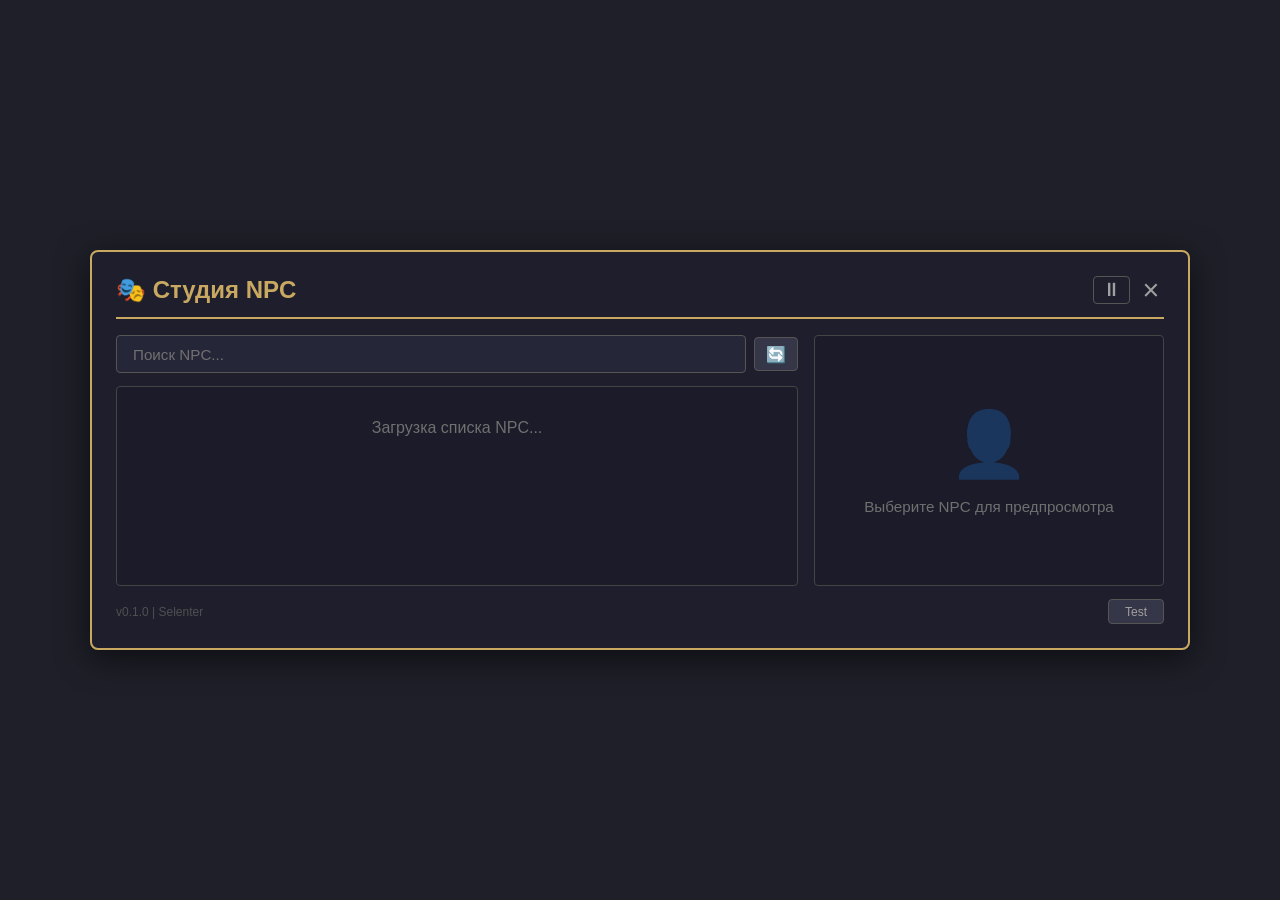
<file: Data/PrismaUI/views/NPCStudio/index.html>
<!DOCTYPE html>
<html lang="ru">
<head>
    <meta charset="UTF-8">
    <title>NPC Studio</title>
    <link rel="stylesheet" href="style.css">
</head>
<body>
    <div id="app">
        <header class="header">
            <h1>🎭 Студия NPC</h1>
            <div class="header-buttons">
                <button id="btn-pause" class="btn-icon" title="Пауза игры">⏸</button>
                <button id="btn-close-x" class="close-x" title="Закрыть">×</button>
            </div>
        </header>
        <main class="main-layout">
            <div class="left-panel">
                <div class="search-box">
                    <input type="text" id="npc-search" placeholder="Поиск NPC..." autocomplete="off">
                    <button id="btn-refresh" class="btn-refresh" title="Обновить список">🔄</button>
                </div>
                <div class="npc-list-container">
                    <ul id="npc-list" class="npc-list">
                        <li class="npc-loading">Загрузка списка NPC...</li>
                    </ul>
                </div>
            </div>
            <div class="right-panel" id="preview-panel">
                <div class="preview-placeholder" id="preview-placeholder">
                    <span class="placeholder-icon">👤</span>
                    <span class="placeholder-text">Выберите NPC для предпросмотра</span>
                </div>
                <div class="preview-content" id="preview-content" style="display: none;">
                    <div class="model-container" id="model-container">
                        <div id="nif-viewer-status" class="nif-viewer-status" style="display: none;"></div>
                        
                        <div id="nif-viewer-placeholder" class="nif-viewer-placeholder">
                            <span class="placeholder-icon">🎲</span>
                            <span>3D превью</span>
                        </div>
                        
                        <img id="nif-viewer-image" class="nif-viewer-image" alt="3D модель" style="display: none;" />
                        
                        <div class="controls-hint">
                            <span>ЛКМ: Вращение</span>
                            <span>Колесо: Масштаб</span>
                        </div>
                        
                        <div class="nif-viewer-controls">
                            <button id="nif-camera-reset" type="button" title="Сброс камеры">⟲</button>
                            <button id="nif-zoom-in" type="button" title="Приблизить">+</button>
                            <button id="nif-zoom-out" type="button" title="Отдалить">−</button>
                        </div>
                    </div>
                    <div class="npc-info">
                        <h2 class="npc-preview-name" id="preview-name"></h2>
                        <div class="npc-detail-row">
                            <span class="detail-label">Editor ID:</span>
                            <span class="detail-value" id="preview-editorid"></span>
                        </div>
                        <div class="npc-detail-row">
                            <span class="detail-label">Form ID:</span>
                            <span class="detail-value" id="preview-formid"></span>
                        </div>
                        <div class="npc-detail-row">
                            <span class="detail-label">Раса:</span>
                            <span class="detail-value" id="preview-race"></span>
                        </div>
                        <div class="npc-detail-row">
                            <span class="detail-label">Пол:</span>
                            <span class="detail-value" id="preview-gender"></span>
                        </div>
                        <div class="npc-detail-row">
                            <span class="detail-label">Уровень:</span>
                            <span class="detail-value" id="preview-level"></span>
                        </div>
                    </div>
                    <div class="preview-actions">
                        <button id="btn-spawn-selected" class="btn-spawn">Заспавнить NPC</button>
                    </div>
                </div>
            </div>
        </main>
        <footer class="footer">
            <span class="version">v0.1.0 | Selenter</span>
            <button id="btn-test" class="btn-test">Test</button>
        </footer>
    </div>
    <script src="script.js"></script>
</body>
</html>
</file>
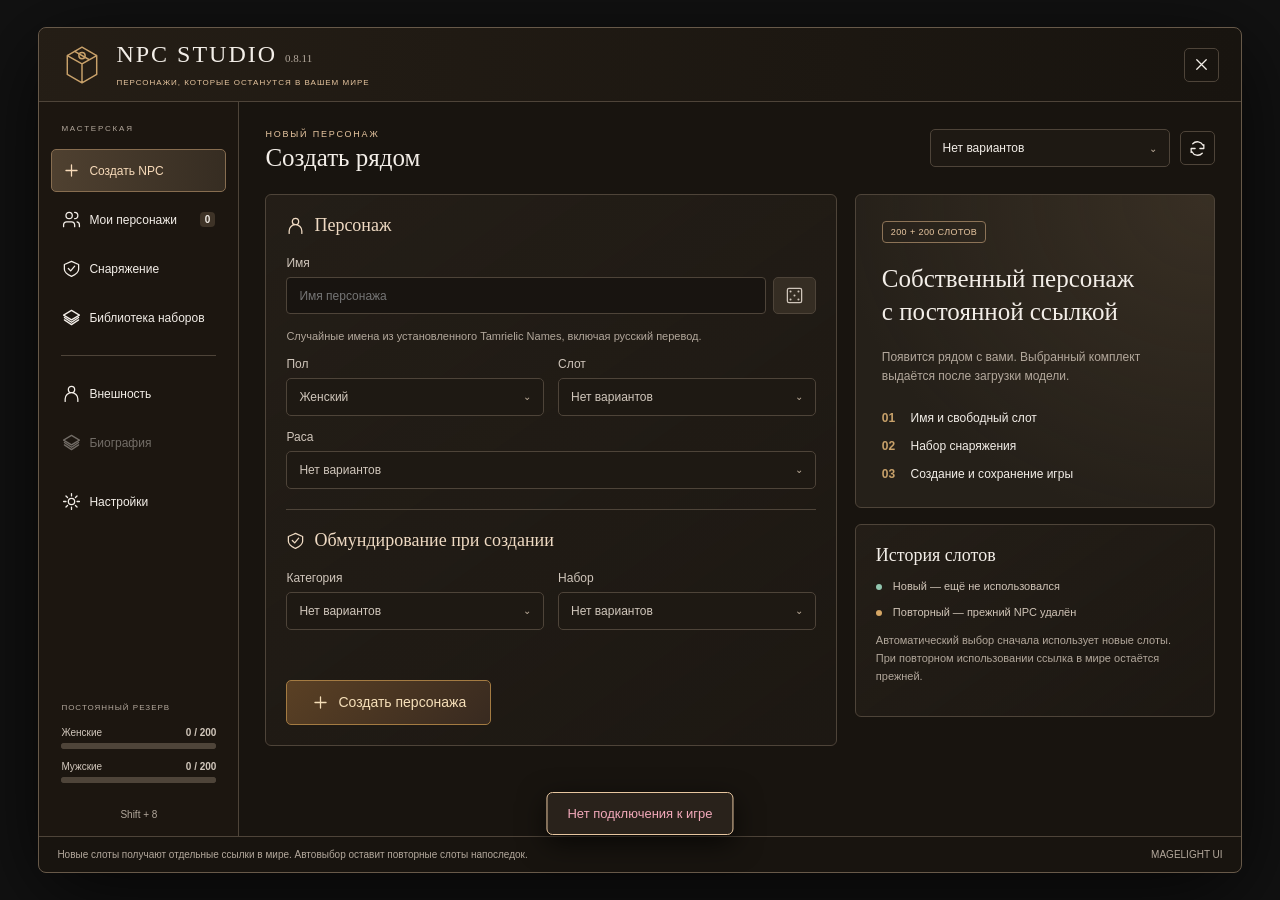
<file: Data/Magelight/NPCStudio/views/studio/index.html>
<!doctype html>
<html lang="ru">
  <head>
    <meta charset="utf-8" />
    <meta name="viewport" content="width=device-width,initial-scale=1" />
    <title>NPCStudio</title>
    <link rel="stylesheet" href="style.css" />
  </head>
  <body>
    <svg class="svg-sprite" aria-hidden="true">
      <symbol id="i-item-armor" viewBox="0 0 24 24"><path d="M5 3 2 8l4 3v10h12V11l4-3-3-5-4 3H9Z" /></symbol>
      <symbol id="i-item-body" viewBox="0 0 24 24"><path d="M5 3 2 8l4 3v10h12V11l4-3-3-5-4 3H9Z" /></symbol>
      <symbol id="i-item-head" viewBox="0 0 24 24"><path d="M4 13V9a8 8 0 0 1 16 0v4l-4-1v8H8v-8Z" /></symbol>
      <symbol id="i-item-hands" viewBox="0 0 24 24"><path d="M8 21 3 13l2-2 3 3V4h3v7-9h3v9-7h3v9-5h3v9l-4 4Z" /></symbol>
      <symbol id="i-item-feet" viewBox="0 0 24 24"><path d="M8 3h8v10l5 4v4H3v-5l5-3Z" /></symbol>
      <symbol id="i-item-shield" viewBox="0 0 24 24"><path d="M12 2 3 6v6c0 5 9 10 9 10s9-5 9-10V6Z" /></symbol>
      <symbol id="i-item-jewelry" viewBox="0 0 24 24"><path d="M12 3a9 9 0 1 0 0 18 9 9 0 0 0 0-18Zm0 4a5 5 0 1 0 0 10 5 5 0 0 0 0-10Z" /></symbol>
      <symbol id="i-item-other" viewBox="0 0 24 24"><path d="m12 2 10 10-10 10L2 12Z" /></symbol>
      <symbol id="i-item-weapon" viewBox="0 0 24 24"><path d="m14 3 7-1-1 7-9 9-5-5ZM3 21l5-5M4 11l9 9" /></symbol>
      <symbol id="i-item-ammo" viewBox="0 0 24 24"><path d="M4 21 20 5m-7 0h7v7M3 15l6 6" /></symbol>
      <symbol id="i-plus" viewBox="0 0 24 24"><path d="M12 5v14M5 12h14" /></symbol>
      <symbol id="i-users" viewBox="0 0 24 24">
        <path
          d="M16 21v-2a4 4 0 0 0-4-4H6a4 4 0 0 0-4 4v2M16 3a4 4 0 0 1 0 8M22 21v-2a4 4 0 0 0-3-3.87M13 7a4 4 0 1 1-8 0 4 4 0 0 1 8 0"
        />
      </symbol>
      <symbol id="i-shield" viewBox="0 0 24 24">
        <path d="M12 3 3 7v6c0 5 9 9 9 9s9-4 9-9V7l-9-4Z M8 12l3 3 5-6" />
      </symbol>
      <symbol id="i-layers" viewBox="0 0 24 24">
        <path d="m12 3 10 6-10 6L2 9l10-6Zm-9 12 9 6 9-6M3 12l9 6 9-6" />
      </symbol>
      <symbol id="i-settings" viewBox="0 0 24 24">
        <path d="M12 8a4 4 0 1 0 0 8 4 4 0 0 0 0-8ZM12 2v3m0 14v3M2 12h3m14 0h3M5 5l2 2m10 10 2 2M5 19l2-2M17 7l2-2" />
      </symbol>
      <symbol id="i-dice" viewBox="0 0 24 24">
        <circle cx="7" cy="7" r="1.3" fill="currentColor" stroke="none" />
        <circle cx="17" cy="7" r="1.3" fill="currentColor" stroke="none" />
        <circle cx="12" cy="12" r="1.3" fill="currentColor" stroke="none" />
        <circle cx="7" cy="17" r="1.3" fill="currentColor" stroke="none" />
        <circle cx="17" cy="17" r="1.3" fill="currentColor" stroke="none" />
        <path d="M5 3h14a2 2 0 0 1 2 2v14a2 2 0 0 1-2 2H5a2 2 0 0 1-2-2V5a2 2 0 0 1 2-2Z" />
      </symbol>
      <symbol id="i-close" viewBox="0 0 24 24"><path d="m6 6 12 12M6 18 18 6" /></symbol>
      <symbol id="i-refresh" viewBox="0 0 24 24">
        <path d="M20 7v5h-5M4 17v-5h5M6 6a8 8 0 0 1 13 2M5 16a8 8 0 0 0 13 2" />
      </symbol>
      <symbol id="i-person" viewBox="0 0 24 24">
        <path d="M12 3a4 4 0 1 1 0 8 4 4 0 0 1 0-8ZM4 22v-3a8 8 0 0 1 16 0v3" />
      </symbol>
      <symbol id="i-arrow" viewBox="0 0 24 24"><path d="M5 12h14m-5-5 5 5-5 5" /></symbol>
      <symbol id="i-trash" viewBox="0 0 24 24"><path d="M3 6h18M9 6V3h6v3M5 6l1 15h12l1-15M10 10v7m4-7v7" /></symbol>
      <symbol id="i-save" viewBox="0 0 24 24"><path d="M4 3h14l3 3v15H3V3h1Zm3 0v6h10V3M7 21v-8h10v8" /></symbol>
    </svg>
    <main class="studio">
      <header>
        <div class="brand">
          <svg class="brand-mark icon" viewBox="0 0 40 40" aria-hidden="true"><path d="M20 3 34 11v18L20 37 6 29V11ZM6 11l14 8 14-8M20 19v18M13 7l14 8"/><circle cx="20" cy="11" r="3"/></svg>
          <div>
            <h1>NPC STUDIO <small>0.8.11</small></h1>
            <span class="eyebrow">ПЕРСОНАЖИ, КОТОРЫЕ ОСТАНУТСЯ В ВАШЕМ МИРЕ</span>
          </div>
        </div>
        <button id="close" class="icon-button" aria-label="Закрыть">
          <svg class="icon" aria-hidden="true"><use href="#i-close" /></svg>
        </button>
      </header>
      <aside class="navigation">
        <span class="nav-label">МАСТЕРСКАЯ</span
        ><button data-tab="create" class="active">
          <svg class="icon" aria-hidden="true"><use href="#i-plus" /></svg> Создать NPC</button
        ><button data-tab="roster">
          <svg class="icon" aria-hidden="true"><use href="#i-users" /></svg> Мои персонажи
          <b id="rosterCount">0</b></button
        ><button data-tab="equipment">
          <svg class="icon" aria-hidden="true"><use href="#i-shield" /></svg> Снаряжение</button
        ><button data-tab="presets">
          <svg class="icon" aria-hidden="true"><use href="#i-layers" /></svg> Библиотека наборов
        </button>
        <div class="nav-divider"></div>
        <button data-tab="appearance">
          <svg class="icon" aria-hidden="true"><use href="#i-person" /></svg> Внешность</button
        ><button disabled title="В разработке">
          <svg class="icon" aria-hidden="true"><use href="#i-layers" /></svg> Биография</button
        ><button data-tab="settings" class="settings-nav">
          <svg class="icon" aria-hidden="true"><use href="#i-settings" /></svg> Настройки
        </button>
        <div class="reserve">
          <span>ПОСТОЯННЫЙ РЕЗЕРВ</span><label>Женские <b id="femaleCount">0 / 200</b></label
          ><progress id="femaleProgress" max="200" value="0"></progress
          ><label>Мужские <b id="maleCount">0 / 200</b></label
          ><progress id="maleProgress" max="200" value="0"></progress>
        </div>
        <span id="hotkeyHint" class="hotkey">Shift + 8</span>
      </aside>
      <div class="workspace">
        <div class="workspace-head">
          <div>
            <span class="eyebrow" id="pageEyebrow">НОВЫЙ ПЕРСОНАЖ</span>
            <h2 id="pageTitle">Создать рядом</h2>
          </div>
          <div class="head-actions">
            <select id="actorPicker" aria-label="Выбранный персонаж"></select
            ><button id="refresh" class="icon-button" title="Обновить">
              <svg class="icon" aria-hidden="true"><use href="#i-refresh" /></svg>
            </button>
          </div>
        </div>
        <p id="notice" class="notice" hidden></p>
        <section id="createPage" class="page">
          <div class="two-columns">
            <form id="createForm" class="card">
              <div class="card-heading">
                <svg class="icon" aria-hidden="true"><use href="#i-person" /></svg>
                <h3>Персонаж</h3>
              </div>
              <label
                >Имя
                <div class="input-action">
                  <input id="newName" required maxlength="80" placeholder="Имя персонажа" autocomplete="off" /><button
                    id="randomName"
                    type="button"
                    title="Случайное имя"
                  >
                    <svg class="icon" aria-hidden="true"><use href="#i-dice" /></svg>
                  </button></div
              ></label>
              <p id="nameSource" class="muted small">
                Случайные имена из установленного Tamrielic Names, включая русский перевод.
              </p>
              <div class="form-grid">
                <label
                  >Пол<select id="sex">
                    <option value="female">Женский</option>
                    <option value="male">Мужской</option>
                  </select></label
                ><label>Слот<select id="slotSelect"></select></label>
              </div>
              <label>Раса<select id="creationRace"></select></label>
              <p id="slotInfo" class="muted small"></p>
              <div class="section-line"></div>
              <div class="card-heading">
                <svg class="icon" aria-hidden="true"><use href="#i-shield" /></svg>
                <h3>Обмундирование при создании</h3>
              </div>
              <div class="form-grid">
                <label>Категория<select id="creationCategory"></select></label
                ><label>Набор<select id="creationPreset"></select></label>
              </div>
              <p id="creationPresetInfo" class="muted small"></p>
              <button id="createButton" type="submit" class="primary">
                <svg class="icon" aria-hidden="true"><use href="#i-plus" /></svg> Создать персонажа
              </button>
            </form>
            <div class="stack">
              <div class="card spawn-summary">
                <span class="badge">200 + 200 СЛОТОВ</span>
                <h3>Собственный персонаж<br />с постоянной ссылкой</h3>
                <p>Появится рядом с вами. Выбранный комплект выдаётся после загрузки модели.</p>
                <div class="steps">
                  <span><b>01</b> Имя и свободный слот</span><span><b>02</b> Набор снаряжения</span
                  ><span><b>03</b> Создание и сохранение игры</span>
                </div>
              </div>
              <div class="card">
                <h3>История слотов</h3>
                <p class="legend"><i class="dot fresh"></i> Новый — ещё не использовался</p>
                <p class="legend"><i class="dot used"></i> Повторный — прежний NPC удалён</p>
                <p class="muted small">
                  Автоматический выбор сначала использует новые слоты. При повторном использовании ссылка в мире
                  остаётся прежней.
                </p>
              </div>
            </div>
          </div>
        </section>
        <section id="rosterPage" class="page" hidden>
          <div class="roster-layout">
            <div class="card">
              <input id="search" type="search" placeholder="Поиск персонажей…" aria-label="Поиск NPC" />
              <div id="list" class="roster-list"></div>
              <p id="empty" class="muted">Персонажей пока нет.</p>
            </div>
            <div class="card model-card">
              <div class="card-heading">
                <svg class="icon"><use href="#i-person" /></svg>
                <h3>3D-превью</h3>
                <button id="previewRefresh" class="icon-button" title="Обновить модель">
                  <svg class="icon"><use href="#i-refresh" /></svg>
                </button>
              </div>
              <div id="previewViewport" class="preview-viewport">
                <img id="previewImage" alt="3D-превью персонажа" draggable="false" hidden />
                <div id="previewEmpty" class="preview-empty">
                  <svg class="icon"><use href="#i-person" /></svg>
                  <p>Выберите персонажа для просмотра</p>
                </div>
              </div>
              <p id="previewStatus" class="muted small"></p>
              <div class="preview-controls">
                <label>Поворот<input id="previewYaw" type="range" min="-180" max="180" value="0" /></label
                ><label>Масштаб<input id="previewZoom" type="range" min="0.25" max="4" step="0.1" value="1" /></label>
              </div>
              <label
                >Освещение<select id="previewLight">
                  <option value="studio">Студия</option>
                  <option value="daylight">Дневной свет</option>
                  <option value="hearth">У очага</option>
                  <option value="torchlight">Факел</option>
                  <option value="moonlight">Лунный свет</option>
                  <option value="here">Как в игре</option>
                </select></label
              >
              <p class="muted small">
                Перетащите модель для поворота. Обновите превью после смены одежды. Студийный свет отличается от
                игрового.
              </p>
            </div>
            <div class="card inspector">
              <div class="card-heading">
                <svg class="icon" aria-hidden="true"><use href="#i-person" /></svg>
                <h3 id="selectedName">Выберите персонажа</h3>
                <span id="slotBadge" class="badge"></span>
              </div>
              <div id="properties" hidden>
                <label
                  >Имя
                  <div class="input-action">
                    <input id="editName" maxlength="80" /><button
                      id="randomExistingName"
                      title="Предложить случайное имя"
                    >
                      <svg class="icon" aria-hidden="true"><use href="#i-dice" /></svg>
                    </button></div></label
                ><button id="rename">Сохранить имя</button>
                <div class="facts">
                  <span>Раса</span><b id="race"></b><span>Ссылка</span><code id="reference"></code><span>Состояние</span
                  ><b id="status"></b>
                </div>
                <label>Изменить расу<select id="editRace"></select></label><button id="setRace">Применить расу</button>
                <p class="muted small">
                  Смена расы пересобирает голову и тело. Сохраните отдельную копию игры перед изменением внешности.
                </p>
                <p id="actorWarning" class="muted small"></p>
                <div class="action-grid">
                  <button id="summon">Призвать</button><button id="teleport">Перейти к NPC</button
                  ><button id="park">Скрыть из мира</button><button id="openEquipment">Снаряжение</button>
                </div>
                <button id="deleteNpc" class="danger">
                  <svg class="icon" aria-hidden="true"><use href="#i-trash" /></svg> Удалить NPC
                </button>
                <div id="deleteConfirmation" class="delete-confirmation" hidden>
                  <p id="deleteQuestion"></p>
                  <p class="small">Данные NPC и его вещи удалятся. Слот будет помечен как использованный.</p>
                  <button id="confirmDelete" class="danger">Удалить и очистить</button
                  ><button id="cancelDelete">Отмена</button>
                </div>
              </div>
            </div>
          </div>
        </section>
        <section id="equipmentPage" class="page" hidden>
          <p id="equipmentEmpty" class="empty-card">Выберите NPC в верхнем списке или во вкладке «Мои персонажи».</p>
          <div id="equipmentContent" class="equipment-layout" hidden>
            <div class="card">
              <div class="card-heading">
                <svg class="icon" aria-hidden="true"><use href="#i-shield" /></svg>
                <h3>Инвентарь</h3>
                <button id="equipmentRefresh" class="icon-button" title="Проверить">
                  <svg class="icon" aria-hidden="true"><use href="#i-refresh" /></svg>
                </button>
              </div>
              <p id="equipmentAudit" class="muted small"></p>
              <div class="replace-loadout">
                <label>Набор снаряжения<select id="inventoryPreset"></select></label>
                <button id="replaceLoadout" class="primary">Сменить экипировку</button>
              </div>
              <p class="muted small">Старое снаряжение останется в инвентаре. Из нового набора будут выданы недостающие вещи.</p>
              <div id="equipmentInventory" class="item-list"></div>
            </div>
            <div class="card">
              <div class="card-heading">
                <svg class="icon" aria-hidden="true"><use href="#i-layers" /></svg>
                <h3>Каталог предметов</h3>
              </div>
              <form id="equipmentSearchForm" class="catalog-search">
                <select id="equipmentKind" aria-label="Тип"><option value="all">Все</option>
                  <option value="armor">Одежда и броня</option>
                  <option value="weapon">Оружие</option>
                  <option value="ammo">Стрелы и болты</option></select>
                <select id="equipmentCategory" aria-label="Категория предмета">
                  <option value="">Все типы</option><option value="head">Голова</option>
                  <option value="body">Тело</option><option value="hands">Руки</option>
                  <option value="feet">Ноги</option><option value="shield">Щиты</option>
                  <option value="jewelry">Украшения</option><option value="other">Прочая броня</option>
                  <option value="weapon">Оружие</option><option value="ammo">Стрелы и болты</option>
                </select><input
                  id="equipmentQuery"
                  placeholder="Название или плагин"
                  maxlength="80"
                  aria-label="Поиск предметов"
                /><button type="submit">Найти</button>
              </form>
              <p id="equipmentMatches" class="muted small"></p>
              <div id="equipmentCatalog" class="item-list"></div>
            </div>
          </div>
        </section>
        <section id="presetsPage" class="page" hidden>
          <div class="library-toolbar">
            <label>Категория<select id="presetCategory"></select></label
            ><label>Набор<select id="equipmentPreset"></select></label
            ><button id="applyPreset" class="primary">Выдать и надеть</button>
          </div>
          <p id="presetDescription" class="muted small"></p>
          <div id="presetCards" class="preset-grid"></div>
          <div class="two-columns">
            <div class="card">
              <div class="card-heading">
                <svg class="icon" aria-hidden="true"><use href="#i-save" /></svg>
                <h3>Редактор набора</h3>
              </div>
              <p class="muted small">Добавляйте предметы из каталога и изменяйте их количество.</p>
              <div class="form-grid">
                <label>Название<input id="presetName" maxlength="80" placeholder="Мой комплект" /></label
                ><label>Категория<select id="saveCategory"></select></label>
              </div>
              <button id="savePreset">Сохранить набор</button>
            </div>
            <div class="card">
              <div class="card-heading">
                <svg class="icon" aria-hidden="true"><use href="#i-layers" /></svg>
                <h3>Своя категория</h3>
              </div>
              <label>Название<input id="categoryName" maxlength="80" placeholder="Например, мой отряд" /></label
              ><button id="addCategory">Создать категорию</button>
            </div>
          </div>
        </section>
        <section id="appearancePage" class="page" hidden>
          <div class="appearance-layout">
          <div class="card model-card appearance-preview">
            <div class="card-heading">
              <h3>3D-превью</h3>
              <div class="appearance-camera" role="group" aria-label="Кадрирование">
                <button type="button" id="lookFull" aria-pressed="true">Весь рост</button>
                <button type="button" id="lookFace" aria-pressed="false">Лицо</button>
              </div>
            </div>
            <div id="appearanceViewport" class="preview-viewport">
              <img id="appearanceImage" alt="3D-превью" draggable="false" hidden />
            </div>
            <p id="appearancePreviewStatus" class="muted small" role="status"></p>
            <div class="preview-controls">
              <input id="appearanceYaw" type="range" min="-180" max="180" value="0" />
              <input id="appearanceZoom" type="range" min="0.25" max="4" step="0.05" value="1" />
            </div>
          </div>
          <div class="card appearance-card">
            <div class="card-heading">
              <svg class="icon" aria-hidden="true"><use href="#i-person" /></svg>
              <h3 id="appearanceName"></h3>
              <button id="appearanceRefresh" class="icon-button" title="Проверить">
                <svg class="icon" aria-hidden="true"><use href="#i-refresh" /></svg>
              </button>
            </div>
            <p id="appearanceStatus" class="muted" role="status"></p>
            <div id="appearanceEditor" hidden>
              <div class="appearance-tabs" role="group" aria-label="Категории внешности">
                <button type="button" data-look-tab="hair" aria-pressed="true">Волосы</button>
                <button type="button" data-look-tab="eyes" aria-pressed="false">Глаза</button>
                <button type="button" data-look-tab="brows" aria-pressed="false">Брови</button>
                <button type="button" data-look-tab="skin" aria-pressed="false">Кожа</button>
                <button type="button" data-look-tab="beard" aria-pressed="false">Борода</button>
                <button type="button" data-look-tab="height" aria-pressed="false">Рост</button>
              </div>
              <div data-look-panel="hair">
              <label for="openHairPicker">Причёска</label>
              <div class="hair-choice">
                <button id="openHairPicker" type="button" aria-haspopup="dialog"></button>
                <div class="hair-slider">
                  <input id="hairStep" type="range" min="0" max="0" value="0" step="1" aria-label="Быстрый выбор причёски" />
                  <span id="hairStepCount" class="muted small" aria-hidden="true"></span>
                </div>
              </div>
              <select id="hairStyle" hidden></select>
              <p id="appearanceHairHint" class="muted small" hidden>Снимите головной убор и обновите редактор.</p>
              <label>Цвет волос<select id="hairColor"></select></label>
              <div id="hairSwatches" class="hair-swatches"></div>
              </div>
              <div id="facePartsEditor" data-look-panel="parts" hidden>
                <select id="eyes" hidden aria-label="Глаза"></select>
                <select id="brows" hidden aria-label="Брови"></select>
                <select id="beard" hidden aria-label="Борода"></select>
                <p id="faceChoiceName" class="appearance-choice-title"></p>
                <div class="hair-slider">
                  <input id="faceStep" type="range" min="0" max="0" value="0" step="1" aria-label="Быстрый выбор детали лица" />
                  <output id="faceStepCount" class="muted small"></output>
                </div>
                <input id="faceSearch" type="search" placeholder="Название или плагин" aria-label="Название или плагин" />
                <div id="faceChoices" class="face-choices"></div>
                <p id="faceNoResults" class="muted small" hidden>Нет совпадений</p>
              </div>
              <div data-look-panel="skin" hidden>
                <label for="skinStep">Оттенок кожи</label>
                <p id="skinChoiceName" class="appearance-choice-title"></p>
                <div class="hair-slider">
                  <input id="skinStep" type="range" min="0" max="0" value="0" step="1" />
                  <output id="skinStepCount" class="muted small"></output>
                </div>
                <div id="skinSwatches" class="hair-swatches"></div>
              </div>
              <div class="appearance-height" data-look-panel="height" hidden>
                <label for="npcHeight">Рост</label>
                <div class="hair-slider">
                  <input id="npcHeight" type="range" min="75" max="125" value="100" step="1" />
                  <output id="npcHeightValue" for="npcHeight">100%</output>
                </div>
                <p class="muted small">100% — базовый рост NPC. Изменение применяется ко всему персонажу и сохраняется вместе с игрой.</p>
                <div class="actions">
                  <button id="applyNpcHeight" type="button">Применить рост</button>
                  <button id="resetNpcHeight" type="button">Вернуть к 100%</button>
                </div>
              </div>
              <div class="appearance-commit">
                <p id="appearanceDraftStatus" class="muted small" aria-live="polite"></p>
                <div class="actions">
                  <button id="applyAppearance" class="primary">Применить внешность</button>
                  <button id="cancelAppearance" type="button">Отменить примерку</button>
                </div>
                <p class="muted small">Изменения записываются при сохранении игры.</p>
              </div>
            </div>
          </div>
          </div>
        </section>
        <section id="settingsPage" class="page" hidden>
          <div class="card settings-card">
            <h3>Язык и оформление</h3>
            <p class="muted small">
              При первом запуске используется язык Windows. Ваш выбор сохраняется для всех сохранений.
            </p>
            <div class="form-grid">
              <label
                >Язык<select id="language">
                  <option value="ru">Русский</option>
                  <option value="en">English</option>
                </select></label
              ><label
                >Палитра<select id="theme">
                  <option value="amethyst">Аметист</option>
                  <option value="emerald">Изумруд</option>
                  <option value="sapphire">Сапфир</option>
                  <option value="ember">Тлеющий янтарь</option>
                </select></label
              >
            </div>
            <div class="card-heading">
              <svg class="icon" aria-hidden="true"><use href="#i-settings" /></svg>
              <h3>Открытие интерфейса</h3>
            </div>
            <p class="muted">По умолчанию Shift + 8. Настройки общие для сохранений текущей установки мода.</p>
            <label>Основная клавиша<select id="hotkeyKey"></select></label><label>Модификаторы</label>
            <div class="modifier-options">
              <label><input type="checkbox" id="modifierShift" /> Shift</label
              ><label><input type="checkbox" id="modifierCtrl" /> Ctrl</label
              ><label><input type="checkbox" id="modifierAlt" /> Alt</label>
            </div>
            <p id="hotkeyPreview" class="badge"></p>
            <div class="actions">
              <button id="saveSettings" class="primary">Сохранить настройки</button
              ><button id="resetSettings">По умолчанию</button>
            </div>
            <p class="muted small">Esc закрывает меню. Сочетание действует в игровом мире при закрытых игровых меню.</p>
          </div>
        </section>
      </div>
      <footer>
        <span id="tip"></span><span id="message" class="toast" role="status" hidden></span
        ><span id="runtimeLabel">MAGELIGHT UI</span>
      </footer>
    </main>
    <aside id="itemPreviewPanel" class="item-preview-panel card" hidden>
      <div class="card-heading"><h3 id="itemPreviewName"></h3><button id="itemPreviewClose" class="icon-button" title="Закрыть">×</button></div>
      <div id="itemPreviewViewport" class="preview-viewport"><img id="itemPreviewImage" alt="3D-превью предмета" draggable="false" hidden /></div>
      <p id="itemPreviewStatus" class="muted small"></p>
      <div class="preview-controls">
        <label>Поворот<input id="itemPreviewYaw" type="range" min="-180" max="180" value="0" /></label>
        <label>Масштаб<input id="itemPreviewZoom" type="range" min="0.25" max="4" step="0.1" value="1" /></label>
      </div>
    </aside>
    <dialog id="hairPicker" class="hair-picker">
      <div class="card-heading">
        <h3>Причёски</h3>
        <button id="closeHairPicker" class="icon-button" title="Закрыть">×</button>
      </div>
      <input id="hairSearch" type="search" placeholder="Причёска или плагин" aria-label="Поиск причёсок" />
      <p id="hairMatches" class="muted small"></p>
      <div id="hairGrid" class="hair-grid"></div>
    </dialog>
    <script src="i18n.js"></script>
    <script src="appearance.js"></script>
    <script src="script.js"></script>
  <script src="presets.js"></script>
</body>
</html>
</file>
<file: Data/PrismaUI/views/NPCStudio/style.css>
* {
    margin: 0;
    padding: 0;
    box-sizing: border-box;
}

body {
    font-family: 'Segoe UI', 'Arial', sans-serif;
    background: rgba(20, 20, 30, 0.95);
    color: #e8e8e8;
    min-height: 100vh;
    display: flex;
    justify-content: center;
    align-items: center;
}

#app {
    width: 1100px;
    max-width: 95vw;
    max-height: 85vh;
    background: rgba(30, 30, 45, 0.98);
    border: 2px solid #c9a961;
    border-radius: 8px;
    padding: 1.5rem;
    box-shadow: 0 8px 32px rgba(0, 0, 0, 0.6);
    display: flex;
    flex-direction: column;
}

.header {
    display: flex;
    justify-content: space-between;
    align-items: center;
    border-bottom: 2px solid #c9a961;
    padding-bottom: 0.8rem;
    margin-bottom: 1rem;
    flex-shrink: 0;
}

h1 {
    color: #c9a961;
    font-size: 1.5rem;
    font-weight: 600;
}

.header-buttons {
    display: flex;
    gap: 0.5rem;
    align-items: center;
}

.btn-icon {
    background: none;
    border: 1px solid #555;
    color: #a0a0a0;
    font-size: 1.2rem;
    cursor: pointer;
    padding: 0.2rem 0.5rem;
    border-radius: 4px;
    transition: all 0.15s ease;
    line-height: 1;
}

.btn-icon:hover {
    color: #c9a961;
    border-color: #c9a961;
}

.btn-icon.active {
    color: #ff4444;
    border-color: #ff4444;
    background: rgba(255, 68, 68, 0.1);
}

.close-x {
    background: none;
    border: none;
    color: #a0a0a0;
    font-size: 1.8rem;
    cursor: pointer;
    padding: 0 0.3rem;
    line-height: 1;
    transition: color 0.15s ease;
}

.close-x:hover {
    color: #ff4444;
}

.main-layout {
    display: flex;
    gap: 1rem;
    flex: 1;
    min-height: 0;
}

.left-panel {
    flex: 1;
    display: flex;
    flex-direction: column;
    min-width: 0;
}

.right-panel {
    width: 350px;
    flex-shrink: 0;
    background: rgba(25, 25, 40, 0.6);
    border: 1px solid #444;
    border-radius: 4px;
    display: flex;
    flex-direction: column;
    overflow: hidden;
}

.search-box {
    margin-bottom: 0.8rem;
    flex-shrink: 0;
    display: flex;
    gap: 0.5rem;
    align-items: center;
}

.search-box input {
    flex: 1;
    padding: 0.6rem 1rem;
    background: rgba(40, 40, 60, 0.8);
    border: 1px solid #555;
    border-radius: 4px;
    color: #e8e8e8;
    font-size: 0.95rem;
    font-family: inherit;
    outline: none;
    transition: border-color 0.15s ease;
}

.search-box input:focus {
    border-color: #c9a961;
}

.search-box input::placeholder {
    color: #707070;
}

.btn-refresh {
    background: rgba(60, 60, 80, 0.8);
    border: 1px solid #555;
    color: #c9a961;
    font-size: 1rem;
    cursor: pointer;
    padding: 0.4rem 0.7rem;
    border-radius: 4px;
    transition: all 0.15s ease;
    flex-shrink: 0;
}

.btn-refresh:hover {
    background: rgba(201, 169, 97, 0.2);
    border-color: #c9a961;
}

.npc-list-container {
    flex: 1;
    overflow-y: auto;
    min-height: 200px;
    border: 1px solid #444;
    border-radius: 4px;
    background: rgba(25, 25, 40, 0.6);
}

.npc-list {
    list-style: none;
    padding: 0;
    margin: 0;
}

.npc-item {
    padding: 0.6rem 1rem;
    border-bottom: 1px solid rgba(255, 255, 255, 0.05);
    cursor: pointer;
    transition: background 0.1s ease;
    display: flex;
    justify-content: space-between;
    align-items: center;
}

.npc-item:hover {
    background: rgba(201, 169, 97, 0.15);
}

.npc-item.selected {
    background: rgba(201, 169, 97, 0.3);
    border-left: 3px solid #c9a961;
}

.npc-item:last-child {
    border-bottom: none;
}

.npc-name {
    color: #e8e8e8;
    font-size: 0.95rem;
}

.npc-editorid {
    color: #707070;
    font-size: 0.75rem;
    font-family: monospace;
}

.npc-loading {
    padding: 2rem;
    text-align: center;
    color: #707070;
}

.npc-empty {
    padding: 2rem;
    text-align: center;
    color: #707070;
}

.preview-placeholder {
    flex: 1;
    display: flex;
    flex-direction: column;
    align-items: center;
    justify-content: center;
    padding: 2rem;
    gap: 1rem;
}

.placeholder-icon {
    font-size: 4rem;
    opacity: 0.3;
}

.placeholder-text {
    color: #707070;
    font-size: 0.95rem;
    text-align: center;
}

.preview-content {
    flex: 1;
    display: flex;
    flex-direction: column;
    padding: 1rem;
    gap: 1rem;
    overflow-y: auto;
}

.model-container {
    width: 100%;
    height: 300px;
    background: radial-gradient(ellipse at center, #2a2a3e 0%, #14141e 100%);
    border: 1px solid #555;
    border-radius: 4px;
    overflow: hidden;
    position: relative;
}

.model-container:active {
    cursor: grabbing;
}

.model-container canvas {
    width: 100%;
    height: 100%;
    display: block;
    outline: none;
}

.css3d-scene {
    width: 100%;
    height: 100%;
    perspective: 800px;
    display: flex;
    align-items: center;
    justify-content: center;
    overflow: hidden;
}

.css3d-model {
    position: relative;
    width: 100px;
    height: 200px;
    transform-style: preserve-3d;
    transition: transform 0.05s ease-out;
}

.controls-hint {
    position: absolute;
    bottom: 0.5rem;
    left: 50%;
    transform: translateX(-50%);
    display: flex;
    gap: 1rem;
    background: rgba(30, 30, 45, 0.8);
    padding: 0.3rem 0.8rem;
    border-radius: 4px;
    border: 1px solid rgba(201, 169, 97, 0.3);
    pointer-events: none;
}

.controls-hint span {
    color: #a0a0a0;
    font-size: 0.7rem;
}

.npc-model-view {
    width: 100%;
    height: 100%;
}

.npc-info {
    display: flex;
    flex-direction: column;
    gap: 0.5rem;
}

.npc-preview-name {
    color: #c9a961;
    font-size: 1.2rem;
    font-weight: 600;
    margin-bottom: 0.5rem;
    word-wrap: break-word;
}

.npc-detail-row {
    display: flex;
    justify-content: space-between;
    align-items: center;
    padding: 0.4rem 0;
    border-bottom: 1px solid rgba(255, 255, 255, 0.05);
}

.npc-detail-row:last-child {
    border-bottom: none;
}

.detail-label {
    color: #a0a0a0;
    font-size: 0.85rem;
}

.detail-value {
    color: #e8e8e8;
    font-size: 0.85rem;
    font-family: monospace;
    text-align: right;
    max-width: 60%;
    word-wrap: break-word;
}

.preview-actions {
    margin-top: auto;
    padding-top: 1rem;
}

.btn-spawn {
    width: 100%;
    padding: 0.8rem 1rem;
    background: rgba(201, 169, 97, 0.2);
    border: 1px solid #c9a961;
    color: #c9a961;
    font-size: 1rem;
    font-weight: 600;
    cursor: pointer;
    border-radius: 4px;
    transition: all 0.15s ease;
}

.btn-spawn:hover {
    background: rgba(201, 169, 97, 0.4);
}

.footer {
    display: flex;
    justify-content: space-between;
    align-items: center;
    margin-top: 0.8rem;
    flex-shrink: 0;
}

.version {
    color: #505050;
    font-size: 0.75rem;
}

.btn-test {
    background: rgba(60, 60, 80, 0.8);
    color: #a0a0a0;
    border: 1px solid #555;
    padding: 0.3rem 1rem;
    border-radius: 4px;
    cursor: pointer;
    font-family: inherit;
    font-size: 0.75rem;
    transition: background 0.15s ease;
}

.btn-test:hover {
    background: rgba(80, 80, 100, 0.8);
    color: #e8e8e8;
}

.npc-list-container::-webkit-scrollbar {
    width: 6px;
}

.npc-list-container::-webkit-scrollbar-track {
    background: rgba(30, 30, 45, 0.5);
}

.npc-list-container::-webkit-scrollbar-thumb {
    background: #555;
    border-radius: 3px;
}

.npc-list-container::-webkit-scrollbar-thumb:hover {
    background: #c9a961;
}

.preview-content::-webkit-scrollbar {
    width: 6px;
}

.preview-content::-webkit-scrollbar-track {
    background: rgba(30, 30, 45, 0.5);
}

.preview-content::-webkit-scrollbar-thumb {
    background: #555;
    border-radius: 3px;
}

.preview-content::-webkit-scrollbar-thumb:hover {
    background: #c9a961;
}

.nif-viewer-status {
    position: absolute;
    top: 0.5rem;
    left: 50%;
    transform: translateX(-50%);
    background: rgba(30, 30, 45, 0.9);
    color: #c9a961;
    padding: 0.3rem 0.8rem;
    border-radius: 4px;
    font-size: 0.75rem;
    z-index: 10;
    pointer-events: none;
    white-space: nowrap;
}

.nif-viewer-placeholder {
    width: 100%;
    height: 100%;
    display: flex;
    flex-direction: column;
    align-items: center;
    justify-content: center;
    gap: 0.5rem;
    color: #555;
}

.nif-viewer-placeholder .placeholder-icon {
    font-size: 3rem;
    opacity: 0.4;
}

.nif-viewer-image {
    width: 100%;
    height: 100%;
    object-fit: contain;
    image-rendering: auto;
}

.nif-viewer-controls {
    position: absolute;
    bottom: 2.5rem;
    right: 0.5rem;
    display: flex;
    flex-direction: column;
    gap: 0.3rem;
    z-index: 10;
}

.nif-viewer-controls button {
    width: 32px;
    height: 32px;
    background: rgba(30, 30, 45, 0.85);
    border: 1px solid #555;
    color: #c9a961;
    font-size: 1.1rem;
    cursor: pointer;
    border-radius: 4px;
    display: flex;
    align-items: center;
    justify-content: center;
    transition: all 0.15s ease;
}

.nif-viewer-controls button:hover {
    background: rgba(201, 169, 97, 0.25);
    border-color: #c9a961;
}

.nif-viewer-controls button:active {
    background: rgba(201, 169, 97, 0.4);
}
</file>
<file: Data/Magelight/NPCStudio/views/studio/style.css>
* {
  box-sizing: border-box;
}
:root {
  --hue: 32;
  color-scheme: dark;
  --text: hsla(var(--hue), 31.4%, 93.1%, 1);
  --muted: hsla(var(--hue), 13.1%, 65.7%, 1);
  --border: hsla(var(--hue), 15.6%, 26.5%, 1);
  --accent: hsla(var(--hue), 59.7%, 76.7%, 1);
  --panel: hsla(var(--hue), 20.6%, 13.3%, 1);
  --gold: #c8a16a;
}
body {
  margin: 0;
  background: transparent;
  font:
    14px 'Segoe UI',
    Arial,
    sans-serif;
  color: var(--text);
}
.svg-sprite {
  position: absolute;
  width: 0;
  height: 0;
  overflow: hidden;
}
.icon {
  width: 19px;
  height: 19px;
  fill: none;
  stroke: currentColor;
  stroke-width: 1.6;
  stroke-linecap: round;
  stroke-linejoin: round;
  flex-shrink: 0;
}
button,
input,
select {
  font: inherit;
  color: inherit;
}
button {
  border: 1px solid var(--border);
  border-radius: 5px;
  background: hsla(var(--hue), 20.5%, 17.3%, 1);
  padding: 9px 13px;
  cursor: pointer;
  display: inline-flex;
  align-items: center;
  justify-content: center;
  gap: 8px;
}
button:hover:not(:disabled),
button:focus-visible {
  background: hsla(var(--hue), 25%, 23.5%, 1);
  border-color: hsla(var(--hue), 33.3%, 61.8%, 1);
}
button:disabled {
  opacity: 0.4;
  cursor: default;
}
input {
  width: 100%;
  padding: 10px 12px;
  border: 1px solid var(--border);
  border-radius: 4px;
  background: hsla(var(--hue), 20%, 7.8%, 1);
  min-width: 0;
}
input:focus {
  outline: 1px solid var(--accent);
}
label {
  display: block;
  font-size: 12px;
  color: hsla(var(--hue), 18.3%, 77.5%, 1);
  margin-bottom: 14px;
}
label > input,
label > .combo {
  margin-top: 7px;
}
h1,
h2,
h3,
p {
  margin-top: 0;
}
h1 {
  font:
    24px Georgia,
    serif;
  letter-spacing: 2px;
  margin: 0 0 4px;
}
h1 small {
  font: 11px 'Segoe UI';
  color: var(--muted);
  letter-spacing: 0;
}
h2 {
  font:
    25px Georgia,
    serif;
  margin: 4px 0 0;
}
h3 {
  font:
    18px Georgia,
    serif;
  margin: 0;
}
.eyebrow,
.nav-label {
  font-size: 9px;
  letter-spacing: 1.8px;
  color: var(--accent);
}
.studio {
  position: fixed;
  inset: 3vh 3vw;
  background: hsla(var(--hue), 23%, 8%, 0.98);
  border: 1px solid hsla(var(--hue), 17%, 34.5%, 1);
  border-radius: 8px;
  display: grid;
  grid-template-columns: 200px minmax(0, 1fr);
  grid-template-rows: 74px minmax(0, 1fr) 36px;
  overflow: hidden;
  box-shadow: 0 20px 90px #000b;
}
header {
  grid-column: 1/-1;
  border-bottom: 1px solid var(--border);
  display: flex;
  align-items: center;
  gap: 24px;
  padding: 14px 22px;
  background: linear-gradient(90deg, hsla(var(--hue), 27%, 14.5%, 0.533), transparent);
}
.brand {
  display: flex;
  align-items: center;
  gap: 13px;
}
.brand-mark {
  font: 46px Georgia;
  color: var(--gold);
}
.connection {
  margin-left: auto;
  font-size: 12px;
  color: var(--muted);
}
.icon-button {
  padding: 7px;
  min-width: 34px;
  height: 34px;
  background: transparent;
}
.navigation {
  padding: 22px 12px 16px;
  border-right: 1px solid var(--border);
  display: flex;
  flex-direction: column;
  gap: 6px;
  background: hsla(var(--hue), 27.3%, 8.6%, 1);
}
.navigation button {
  justify-content: flex-start;
  background: transparent;
  border-color: transparent;
  padding: 11px 10px;
  font-size: 12px;
  text-align: left;
}
.navigation button.active {
  border-color: hsla(var(--hue), 25.6%, 42.2%, 1);
  background: linear-gradient(90deg, hsla(var(--hue), 24.4%, 24.9%, 1), hsla(var(--hue), 22.7%, 17.3%, 1));
  color: hsla(var(--hue), 81.6%, 85.1%, 1);
}
.navigation button b {
  margin-left: auto;
  background: hsla(var(--hue), 22.8%, 19.8%, 1);
  border-radius: 4px;
  padding: 2px 5px;
  font-size: 10px;
}
.nav-label {
  padding: 0 10px 10px;
  color: var(--muted);
  font-size: 8px;
}
.nav-divider {
  height: 1px;
  background: var(--border);
  margin: 10px;
}
.navigation .settings-nav {
  margin-top: 10px;
}
.reserve {
  margin-top: auto;
  font-size: 11px;
  padding: 16px 10px 8px;
}
.reserve > span {
  font-size: 8px;
  letter-spacing: 1px;
  color: var(--muted);
  display: block;
  margin-bottom: 15px;
}
.reserve label {
  display: flex;
  justify-content: space-between;
  margin-bottom: 5px;
  font-size: 10px;
}
progress {
  width: 100%;
  height: 4px;
  margin-bottom: 12px;
  accent-color: var(--accent);
}
.hotkey {
  font-size: 10px;
  color: var(--muted);
  text-align: center;
}
.workspace {
  overflow: auto;
  padding: 22px 26px;
  min-width: 0;
  min-height: 0;
}
.workspace-head {
  display: flex;
  align-items: center;
  justify-content: space-between;
  gap: 20px;
  margin-bottom: 22px;
}
.head-actions {
  display: flex;
  align-items: center;
  gap: 10px;
}
.head-actions > .combo {
  width: 240px;
}
.page {
  min-width: 0;
}
.card {
  padding: 20px;
  background: linear-gradient(145deg, hsla(var(--hue), 20%, 14.7%, 0.565), hsla(var(--hue), 20.8%, 9.4%, 1));
  border: 1px solid var(--border);
  border-radius: 6px;
  min-width: 0;
}
.two-columns {
  display: grid;
  grid-template-columns: minmax(0, 1.35fr) minmax(270px, 0.85fr);
  gap: 18px;
}
.stack {
  display: grid;
  gap: 16px;
  align-content: start;
}
.card-heading {
  display: flex;
  align-items: center;
  gap: 9px;
  margin-bottom: 20px;
  color: hsla(var(--hue), 57.9%, 85.1%, 1);
}
.card-heading > h3 {
  margin-right: auto;
}
.form-grid {
  display: grid;
  grid-template-columns: 1fr 1fr;
  gap: 14px;
}
.input-action {
  display: flex;
  gap: 7px;
  margin-top: 7px;
}
.input-action input {
  flex: 1;
}
.input-action button {
  padding: 8px 11px;
}
.section-line {
  border-top: 1px solid var(--border);
  margin: 20px 0;
}
.muted {
  font-size: 13px;
  color: var(--muted);
  line-height: 1.6;
}
.small {
  font-size: 11px;
}
.primary {
  background: linear-gradient(135deg, #5a4024, #382a20);
  border-color: #a47b42;
  color: #f5dfb9;
}
.primary:hover:not(:disabled) {
  background: #624a2d;
  border-color: #d3ac72;
}
#createButton {
  margin-top: 12px;
  padding: 12px 24px;
}
.spawn-summary {
  position: relative;
  overflow: hidden;
  padding: 26px;
  background:
    radial-gradient(ellipse at top right, hsla(var(--hue), 25.3%, 34.1%, 0.267), transparent 75%),
    hsla(var(--hue), 19.4%, 12.2%, 1);
}
.spawn-summary h3 {
  font-size: 25px;
  line-height: 1.3;
  margin: 20px 0;
}
.spawn-summary p {
  font-size: 12px;
  color: var(--muted);
  line-height: 1.6;
}
.badge {
  display: inline-block;
  border: 1px solid hsla(var(--hue), 23.3%, 44.5%, 1);
  border-radius: 4px;
  padding: 5px 8px;
  font-size: 9px;
  color: var(--accent);
  letter-spacing: 0.4px;
}
.steps {
  display: grid;
  gap: 14px;
  margin-top: 25px;
  font-size: 12px;
}
.steps b {
  color: var(--gold);
  padding-right: 12px;
}
.legend {
  font-size: 11px;
  margin: 14px 0;
  color: hsla(var(--hue), 21.4%, 77.1%, 1);
}
.dot {
  display: inline-block;
  width: 6px;
  height: 6px;
  border-radius: 50%;
  margin-right: 8px;
}
.fresh {
  background: #92c6af;
}
.used {
  background: #d5a665;
}
.roster-layout {
  display: grid;
  grid-template-columns: minmax(0, 1fr) 330px;
  gap: 18px;
}
.roster-list {
  margin-top: 15px;
  display: grid;
  gap: 7px;
}
.npc {
  display: flex;
  text-align: left;
  justify-content: flex-start;
  gap: 12px;
  padding: 11px 12px;
  background: hsla(var(--hue), 21.7%, 13.5%, 1);
  width: 100%;
}
.npc.selected {
  border-color: hsla(var(--hue), 46.5%, 69.2%, 1);
  background: hsla(var(--hue), 25.9%, 21.2%, 1);
}
.avatar {
  display: grid;
  place-items: center;
  width: 32px;
  height: 32px;
  flex-shrink: 0;
  border: 1px solid hsla(var(--hue), 20.8%, 40.6%, 1);
  border-radius: 50%;
  font: 16px Georgia;
  color: var(--accent);
}
.npc strong {
  display: block;
  font-size: 13px;
  margin-bottom: 3px;
}
.npc small {
  font-size: 10px;
  color: var(--muted);
}
.npc .slot-number {
  margin-left: auto;
  color: var(--muted);
  font-size: 10px;
}
.facts {
  display: grid;
  grid-template-columns: 1fr 1fr;
  gap: 10px;
  font-size: 11px;
  margin: 22px 0;
}
.facts span {
  color: var(--muted);
}
.facts b {
  font-weight: 400;
}
.action-grid {
  display: grid;
  grid-template-columns: 1fr 1fr;
  gap: 8px;
  margin: 18px 0;
}
.action-grid button {
  font-size: 11px;
  padding: 9px 6px;
}
.danger {
  border-color: #834c5b;
  color: #ebb0be;
  background: #35212b;
  font-size: 11px;
}
.delete-confirmation {
  margin-top: 15px;
  padding: 12px;
  border: 1px solid #834c5b;
  background: #2e1c26;
  font-size: 12px;
}
.delete-confirmation button {
  margin: 3px;
  font-size: 10px;
}
.equipment-layout {
  display: grid;
  grid-template-columns: minmax(240px, 0.7fr) minmax(0, 1.3fr);
  gap: 18px;
}
.catalog-search {
  display: grid;
  grid-template-columns: 180px minmax(130px, 1fr) auto;
  gap: 8px;
  align-items: start;
}
.item-list {
  display: grid;
  gap: 6px;
}
.equipment-item {
  display: flex;
  justify-content: space-between;
  align-items: center;
  gap: 10px;
  padding: 10px;
  border: 1px solid hsla(var(--hue), 18.6%, 23.1%, 1);
  border-radius: 4px;
  background: hsla(var(--hue), 20.6%, 12.4%, 1);
}
.equipment-item > span {
  min-width: 0;
  overflow-wrap: anywhere;
}
.equipment-item strong {
  display: block;
  font-size: 11px;
  font-weight: 500;
}
.equipment-item small {
  display: block;
  font-size: 9px;
  color: var(--muted);
  margin-top: 4px;
}
.equipment-item button {
  flex-shrink: 0;
  padding: 6px 8px;
  font-size: 10px;
}
.replace-loadout {
  display: grid;
  grid-template-columns: minmax(0, 1fr) auto;
  align-items: end;
  gap: 10px;
}
.replace-loadout label { margin: 0; }
.appearance-layout { display: grid; grid-template-columns: minmax(0, 1fr) minmax(320px, 480px); gap: 16px; align-items: start; }
.appearance-card { min-width: 0; }
.appearance-preview .card-heading { justify-content: space-between; flex-wrap: wrap; }
.appearance-tabs, .appearance-camera { display: flex; flex-wrap: wrap; gap: 6px; }
.appearance-tabs { padding: 0 0 12px; margin: 0 0 12px; border-bottom: 1px solid var(--border); }
.appearance-tabs button, .appearance-camera button { min-height: 30px; padding: 5px 10px; }
:is(.appearance-tabs, .appearance-camera, .face-choices) button[aria-pressed=true] {
  color: var(--accent); border-color: var(--accent); background: var(--panel);
}
.appearance-choice-title { margin: 0 0 7px; color: var(--accent); font-weight: 600; overflow-wrap: anywhere; }
.face-choices { display: grid; grid-template-columns: repeat(2, minmax(0, 1fr)); gap: 6px; max-height: min(32vh, 320px); overflow: auto; padding: 2px; }
.face-choices button { display: grid; align-content: center; gap: 3px; min-height: 44px; padding: 6px 8px; text-align: left; overflow-wrap: anywhere; }
.face-choices small { color: var(--muted); }
#faceSearch { width: 100%; margin: 9px 0 6px; }
#faceStepCount, #skinStepCount { white-space: nowrap; font-variant-numeric: tabular-nums; }
#skinSwatches { margin-top: 10px; }
.appearance-commit { border-top: 1px solid var(--border); margin-top: 16px; padding-top: 8px; }
#openHairPicker { width: 100%; text-align: left; }
#openHairPicker::after { content: '▾'; float: right; color: var(--accent); }
.hair-choice { display: grid; grid-template-columns: minmax(0, 1fr) minmax(100px, .85fr); gap: 10px; align-items: center; }
.hair-choice #openHairPicker { white-space: nowrap; overflow: hidden; text-overflow: ellipsis; }
.hair-slider { display: flex; gap: 8px; align-items: center; }
.hair-slider .smooth-range { flex: 1; margin: 0 4px; min-width: 0; }
#hairStepCount { white-space: nowrap; font-variant-numeric: tabular-nums; }
#npcHeightValue { min-width: 5ch; text-align: right; font-variant-numeric: tabular-nums; }
.hair-picker {
  width: min(740px, 88vw); max-height: 85vh; padding: 20px; color: var(--text);
  background: var(--panel); border: 1px solid var(--border); border-radius: 12px;
}
.hair-picker::backdrop { background: rgba(0, 0, 0, .68); }
.hair-picker .card-heading { justify-content: space-between; }
.hair-grid { display: grid; grid-template-columns: repeat(3, minmax(0, 1fr)); gap: 8px; max-height: min(58vh, 560px); overflow: auto; }
.hair-card {
  display: grid; grid-template-rows: auto auto 1fr; gap: 4px; min-width: 0; padding: 7px;
  text-align: center; overflow-wrap: anywhere;
}
.hair-card[aria-pressed=true] { border-color: var(--accent); }
.hair-thumb { display: grid; place-items: center; width: 100%; aspect-ratio: 1; background: var(--surface, #110f13); border-radius: 5px; overflow: hidden; }
.hair-thumb .icon { width: 28px; height: 28px; opacity: .45; }
.hair-thumb img { display: block; width: 100%; height: 100%; object-fit: contain; }
.hair-card small { color: var(--muted); font-size: .75em; }
@media (max-width: 840px) {
  .appearance-layout { grid-template-columns: minmax(0, 1fr); }
}
.hair-swatches { display: flex; flex-wrap: wrap; gap: 8px; margin: 6px 0 18px; }
.hair-swatch { width: 30px; height: 30px; border-radius: 50%; padding: 0; background: var(--swatch); }
.hair-swatch:hover:not(:disabled), .hair-swatch[aria-pressed=true] {
  background: var(--swatch);
  outline: 2px solid var(--accent);
  outline-offset: 2px;
}
.equipment-item .item-actions {
  display: flex;
  flex: 0 0 auto;
  align-items: center;
  flex-wrap: wrap;
  justify-content: flex-end;
  gap: 5px;
}
.library-toolbar {
  display: grid;
  grid-template-columns: 200px minmax(200px, 1fr) auto;
  gap: 14px;
  align-items: end;
}
.library-toolbar button {
  margin-bottom: 14px;
}
.preset-grid {
  display: grid;
  grid-template-columns: repeat(3, minmax(0, 1fr));
  gap: 9px;
  margin: 18px 0 24px;
}
.preset-card {
  text-align: left;
  display: flex;
  align-items: flex-start;
  justify-content: flex-start;
  padding: 14px;
  gap: 12px;
  background: hsla(var(--hue), 22.9%, 13.7%, 1);
}
.preset-card strong {
  display: block;
  font: 15px Georgia;
  margin-bottom: 7px;
}
.preset-card small {
  display: block;
  color: var(--muted);
  font-size: 10px;
}
.preset-card.selected {
  border-color: var(--accent);
  background: hsla(var(--hue), 25.5%, 20%, 1);
}
.settings-card {
  max-width: 650px;
}
.modifier-options {
  display: flex;
  gap: 12px;
  margin: 12px 0 18px;
}
.modifier-options label {
  display: flex;
  align-items: center;
  gap: 7px;
  background: hsla(var(--hue), 20%, 15.7%, 1);
  border: 1px solid var(--border);
  padding: 10px 16px;
  border-radius: 4px;
  margin: 0;
}
.modifier-options input {
  width: auto;
  margin: 0;
  accent-color: var(--accent);
}
.actions {
  display: flex;
  gap: 10px;
  margin: 18px 0;
}
.notice {
  padding: 10px;
  background: #42232d;
  border: 1px solid #774152;
  border-radius: 4px;
  color: #f0b8c4;
  font-size: 12px;
}
.empty-card {
  border: 1px dashed var(--border);
  padding: 35px;
  text-align: center;
  color: var(--muted);
}
footer {
  grid-column: 1/-1;
  display: flex;
  justify-content: space-between;
  align-items: center;
  padding: 0 18px;
  font-size: 10px;
  color: var(--muted);
  border-top: 1px solid var(--border);
}
#message.error {
  color: #f2a9ba;
}
footer > span:first-child {
  max-width: 78%;
  white-space: nowrap;
  overflow: hidden;
  text-overflow: ellipsis;
}
[hidden] {
  display: none !important;
}
.combo {
  position: relative;
  min-width: 0;
}
.combo > select {
  position: absolute;
  width: 1px;
  height: 1px;
  opacity: 0;
  pointer-events: none;
}
.combo-button {
  width: 100%;
  display: flex;
  justify-content: space-between;
  text-align: left;
  background: hsla(var(--hue), 22.4%, 9.6%, 1);
  padding: 10px 12px;
  min-height: 38px;
  font-size: 12px;
}
.combo-label {
  overflow: hidden;
  text-overflow: ellipsis;
  white-space: nowrap;
  min-width: 0;
}
.combo-arrow {
  color: hsla(var(--hue), 20.2%, 67.1%, 1);
  font-size: 10px;
  margin-left: 8px;
}
.combo-popup {
  position: fixed;
  z-index: 1000;
  background: hsla(var(--hue), 25.8%, 12.2%, 1);
  border: 1px solid hsla(var(--hue), 23.5%, 52.4%, 1);
  border-radius: 5px;
  box-shadow: 0 10px 30px #000a;
  padding: 7px;
  max-height: 330px;
  display: flex;
  flex-direction: column;
  gap: 5px;
}
.combo-popup input {
  font-size: 12px;
  padding: 8px;
}
.combo-options {
  overflow: auto;
  min-height: 0;
}
.combo-option {
  display: block;
  width: 100%;
  text-align: left;
  border-color: transparent;
  background: transparent;
  border-radius: 3px;
  font-size: 12px;
  padding: 9px 8px;
}
.combo-option[aria-selected='true'] {
  color: hsla(var(--hue), 82.5%, 84.3%, 1);
  background: hsla(var(--hue), 25.6%, 25.3%, 1);
}
.combo-option:focus {
  outline: 1px solid var(--accent);
}
.combo-no-results {
  padding: 10px;
  color: var(--muted);
  font-size: 12px;
}
::-webkit-scrollbar {
  width: 6px;
  height: 6px;
}
::-webkit-scrollbar-thumb {
  background: hsla(var(--hue), 15.2%, 37.5%, 1);
  border-radius: 5px;
}
::-webkit-scrollbar-track {
  background: transparent;
}
@media (min-width: 1700px) {
  .workspace {
    padding: 28px 36px;
  }
  .two-columns {
    grid-template-columns: minmax(0, 1.2fr) minmax(300px, 0.8fr);
  }
  .workspace-head {
    margin-bottom: 26px;
  }
  .card {
    padding: 24px;
  }
  .roster-layout {
    grid-template-columns: minmax(0, 1fr) 380px;
  }
}
@media (max-width: 1200px) {
  .studio {
    inset: 2vh 1vw;
    grid-template-columns: 175px minmax(0, 1fr);
  }
  .workspace {
    padding: 18px;
  }
  .two-columns {
    grid-template-columns: minmax(0, 1.3fr) minmax(240px, 0.8fr);
    gap: 12px;
  }
  .card {
    padding: 15px;
  }
  .navigation {
    padding: 18px 8px;
  }
  .roster-layout {
    grid-template-columns: minmax(0, 1fr) 295px;
  }
  .catalog-search {
    grid-template-columns: 1fr auto;
  }
  .catalog-search > .combo {
    grid-column: 1/-1;
  }
  .equipment-layout {
    grid-template-columns: minmax(220px, 0.8fr) minmax(0, 1.2fr);
  }
  .preset-grid {
    grid-template-columns: repeat(2, minmax(0, 1fr));
  }
  .head-actions > .combo {
    width: 190px;
  }
  .form-grid {
    gap: 10px;
  }
  .library-toolbar {
    grid-template-columns: 170px minmax(170px, 1fr) auto;
  }
}

:root[data-theme='emerald'] {
  --hue: 157;
}
:root[data-theme='sapphire'] {
  --hue: 212;
}
:root[data-theme='ember'] {
  --hue: 28;
}
.brand-mark.icon {
  width: 42px;
  height: 42px;
  stroke-width: 1.4;
}
.brand .eyebrow {
  font-size: 8px;
  letter-spacing: 1px;
}
header > #close {
  margin-left: auto;
}
.toast {
  position: fixed;
  z-index: 80;
  bottom: 65px;
  left: 50%;
  transform: translateX(-50%);
  max-width: 600px;
  padding: 13px 20px;
  border: 1px solid var(--accent);
  background: var(--panel);
  box-shadow: 0 8px 28px #000a;
  border-radius: 6px;
  font-size: 13px;
}
.avatar {
  overflow: hidden;
}
.avatar img {
  width: 100%;
  height: 100%;
  object-fit: cover;
}

.roster-layout {
  grid-template-columns: 235px minmax(250px, 1fr) 310px;
  align-items: start;
}
.roster-layout > .card:first-child {
  padding: 14px;
}
.npc {
  padding: 10px;
}
.npc .slot-number {
  display: none;
}
.model-card {
  padding: 18px;
}
.model-card .card-heading {
  margin-bottom: 10px;
}
#previewRefresh {
  margin-left: auto;
}
.preview-viewport {
  position: relative;
  aspect-ratio: 600/760;
  max-height: 520px;
  background: #0e0d11;
  overflow: hidden;
  cursor: grab;
  touch-action: none;
}
.preview-viewport:active {
  cursor: grabbing;
}
.preview-viewport img {
  display: block;
  width: 100%;
  height: 100%;
  object-fit: contain;
  user-select: none;
  pointer-events: none;
}
.preview-empty {
  position: absolute;
  inset: 0;
  display: flex;
  flex-direction: column;
  align-items: center;
  justify-content: center;
  text-align: center;
  padding: 15px;
  color: var(--muted);
}
.preview-empty .icon {
  width: 60px;
  height: 60px;
  margin-bottom: 20px;
  opacity: 0.5;
}
.preview-controls {
  display: grid;
  grid-template-columns: 1fr 1fr;
  gap: 15px;
}
.preview-controls input {
  padding: 0;
  accent-color: var(--accent);
}
@media (max-width: 1350px) {
  .roster-layout {
    grid-template-columns: 190px minmax(230px, 1fr) 275px;
    gap: 12px;
  }
  .roster-layout .card {
    padding: 13px;
  }
}
@media (max-width: 1100px) {
  .roster-layout {
    grid-template-columns: 180px minmax(0, 1fr);
  }
  .inspector {
    grid-column: 2;
  }
}

.preview-viewport {
  aspect-ratio: auto;
  width: 100%;
  height: clamp(280px, 48vh, 520px);
}

.item-preview-panel { position: fixed; z-index: 40; right: 5vw; top: 12vh; width: min(420px, 70vw); box-shadow: 0 18px 80px #000b; background: var(--panel, #1b1621); }
.item-preview-panel h3 { flex: 1; overflow-wrap: anywhere; }
.item-preview-panel .preview-viewport, .item-preview-panel .preview-viewport img { height: min(48vh, 430px); }
.item-preview-panel .preview-viewport img { object-fit: contain; }
.equipment-item > span { flex: 1; }

/* Текст интерфейса не выделяется; поля остаются редактируемыми. */
body { user-select: none; -webkit-user-select: none; cursor: default; }
input, textarea { user-select: text; -webkit-user-select: text; }

.roster-layout { grid-template-columns: 220px minmax(320px, 560px) minmax(270px, 1fr); }
.model-card .preview-viewport { height: min(62vh, 720px); aspect-ratio: 3/4; width: 100%; }
.preview-viewport img { width: 100%; height: 100%; object-fit: contain; }
.preview-controls { display: none; }
.camera-toolbar { position: absolute; z-index: 3; bottom: 12px; left: 10px; right: 10px; display: flex; flex-wrap: wrap; gap: 5px; padding: 8px; background: #17131de8; border-radius: 8px; }
.camera-toolbar button { padding: 5px 10px; min-width: 32px; }
.camera-toolbar label { flex: 1; min-width: 130px; font-size: 0; }
.camera-toolbar .combo { font-size: 12px; }
.equipment-layout { grid-template-columns: minmax(300px, 1fr) 360px; align-items: start; }
.equipment-tabs { display: flex; gap: 8px; margin-bottom: 12px; }
.item-preview-panel { position: sticky; top: 12px; width: auto; box-shadow: none; grid-column: 2; grid-row: 1; }
.equipment-layout > .card:not(.item-preview-panel) { grid-column: 1; grid-row: 1; }
.item-preview-panel .preview-viewport { height: 430px; }
input[type=range] { accent-color: var(--accent); height: 5px; border-radius: 8px; }
@media(max-width: 1100px) { .roster-layout { grid-template-columns: 170px minmax(250px,1fr) 260px; } .equipment-layout { grid-template-columns: minmax(260px,1fr) 290px; } }

.roster-layout { grid-template-columns: minmax(300px, 1fr) minmax(320px, 540px) 330px; }
.roster-layout > .card:first-child { min-height: 65vh; }
.avatar { width: 54px; height: 54px; flex-shrink: 0; overflow: hidden; }
.avatar img { width: 100%; height: 100%; object-fit: cover; }
.equipment-layout { display: grid !important; grid-template-columns: minmax(300px,1fr) 420px; gap: 18px; }
.equipment-layout[hidden] { display:none !important; }
.equipment-layout > .item-preview-panel { position: relative; inset: auto; width: auto; min-width: 0; grid-column: 2; grid-row: 1; align-self: start; }
.equipment-layout > .card:not(.item-preview-panel) { min-width: 0; }
.equipment-item { cursor: pointer; }
.equipment-item:hover, .equipment-item:focus { border-color: var(--accent); }
.camera-toolbar { left: auto; right: 10px; top: 10px; bottom: auto; width: 98px; display: grid; grid-template-columns: repeat(3,26px); gap: 3px; padding: 5px; align-items: center; }
.camera-toolbar button { width: 26px; height: 26px; min-width: 0; padding: 0; font-size: 15px; border-radius: 50%; }
.camera-toolbar button[data-axis=Yaw][data-delta='-15'] { grid-column:1; grid-row:2; }
.camera-toolbar button[data-axis=Yaw][data-delta='15'] { grid-column:3; grid-row:2; }
.camera-toolbar button[data-axis=Pitch][data-delta='-10'] { grid-column:2; grid-row:1; }
.camera-toolbar button[data-axis=Pitch][data-delta='10'] { grid-column:2; grid-row:3; }
.camera-toolbar button[data-axis=Zoom] { grid-row:4; }
.camera-toolbar label, .camera-toolbar > select { grid-column:1/-1; min-width:0; width:100%; }
.camera-toolbar .combo-button, .camera-toolbar select { min-height:26px; padding:3px; font-size:10px; }

.camera-toolbar .combo { grid-column: 1/-1; min-width: 0; width:100%; }
.camera-toolbar .combo-button { width:100%; height:28px; border-radius:4px; font-size:10px; }
.camera-toolbar .combo-popup { right:0; left:auto; min-width:170px; }

/* Компактный крест камеры с отдельным рядом масштаба. */
.camera-toolbar { width: 112px; padding: 10px; gap: 6px; grid-template-columns: repeat(3, 26px); border: 1px solid #ffffff12; box-shadow: 0 4px 14px #0005; background: #17131dd9; }
.camera-toolbar button { border-color: #ffffff18; background: #ffffff09; transition: background .12s; }
.camera-toolbar button:hover { background: #ffffff25; }
.camera-toolbar button.camera-home { grid-column: 2; grid-row: 2; color: var(--accent); }
.camera-toolbar button[data-axis=Zoom][data-delta='-0.15'] { grid-column: 1; grid-row: 4; margin-top: 5px; }
.camera-toolbar button[data-axis=Zoom][data-delta='0.15'] { grid-column: 3; grid-row: 4; margin-top: 5px; }
.camera-toolbar label, .camera-toolbar > .combo { grid-row: 5; margin-top: 5px; }
.camera-toolbar > .camera-mode { grid-row: 6; margin-top: 0; }
.camera-toolbar > .camera-mode[hidden] { display: none; }
.camera-toolbar .combo-button { padding: 4px 6px; text-align: left; }
.settings-card { max-width:none !important; width:100%; }
.settings-card .form-grid { grid-template-columns:1fr; }
.settings-card label { width:100%; }
.studio { transform-origin:center center; }
.portrait-editor { background:#211a29; color:#e4d9ec; border:1px solid #9476a5; border-radius:12px; padding:24px; }
.portrait-editor::backdrop { background:#000a; }
.portrait-editor input { width:100%; margin:20px 0; }
#uiScale, .circle-size { -webkit-appearance:none; appearance:none; height:6px; background:#45374f; border:0; border-radius:9px; outline:none; margin:16px 0; }
#uiScale::-webkit-slider-thumb, .circle-size::-webkit-slider-thumb { -webkit-appearance:none; width:16px; height:16px; border-radius:50%; background:#cfafe5; border:3px solid #725583; box-shadow:0 0 0 3px #cfafe51a; cursor:ew-resize; }
.portrait-live .preview-viewport { width:480px !important; height:640px !important; aspect-ratio:3/4; }
.portrait-live { width:480px; height:640px; position:relative; }
.portrait-live > div { width:480px; height:640px; }
.portrait-circle { position:absolute; border:2px solid #e1b8ff; border-radius:50%; box-shadow:0 0 0 900px #0007; z-index:2; cursor:move; touch-action:none; }
.portrait-editor { max-height:95vh; overflow:auto; }
.portrait-live .camera-toolbar { z-index:4; }

.item-type-icon { width: 18px; height: 18px; flex: 0 0 18px; color: var(--accent, #ba97da); margin-right: 8px; vertical-align: middle; }
.catalog-search { grid-template-columns: minmax(140px, 180px) minmax(140px, 180px) minmax(120px, 1fr) auto; }

@media (max-width: 1100px) { .catalog-search { grid-template-columns: 1fr auto; } .catalog-search > .combo { grid-column: 1 / -1; } }

/* Общая палитра применяется и к окнам верхнего слоя. */
.portrait-editor { background:var(--panel); color:var(--text); border-color:var(--border); }
.portrait-circle { border-color:var(--accent); }
#uiScale, .circle-size, .appearance-card input[type=range] { background:var(--border); padding:0; height:6px; accent-color:var(--accent); transition:background .18s ease; }
.appearance-card input[type=range] { appearance: none; border: 0; border-radius: 9px; }
.appearance-card input[type=range]::-webkit-slider-thumb { appearance: none; width: 16px; height: 16px; }
.appearance-card input[type=range]:focus-visible { outline: 1px solid var(--accent); outline-offset: 4px; }
.appearance-card input[type=range]:disabled + .smooth-thumb { opacity: .45; }
#uiScale::-webkit-slider-thumb, .circle-size::-webkit-slider-thumb { background:var(--accent); border-color:var(--panel); box-shadow:0 0 0 2px var(--border); transition:box-shadow .18s ease, transform .18s ease; }
#uiScale:hover::-webkit-slider-thumb, .circle-size:hover::-webkit-slider-thumb { transform:scale(1.15); box-shadow:0 0 0 4px var(--border); }
.equipment-layout > .item-preview-panel { position:sticky; top:12px; max-height:calc(100vh - 180px); overflow:auto; }
.camera-toolbar { background:var(--panel); border-color:var(--border); }
.settings-card input[type=checkbox] { appearance:none; width:18px; height:18px; padding:0; border:1px solid var(--border); border-radius:5px; background:var(--panel); display:inline-grid; place-content:center; transition:background .15s,border-color .15s; }
.settings-card input[type=checkbox]:checked { background:var(--accent); border-color:var(--accent); }
.settings-card input[type=checkbox]:checked::after { content:'✓'; color:var(--panel); font-size:14px; font-weight:700; }
.settings-card input[type=checkbox]:focus-visible { outline:2px solid var(--accent); outline-offset:3px; }

.portrait-live .preview-viewport { max-height:none; }
.item-details { display:grid; grid-template-columns:1fr 1fr; gap:8px; margin-top:16px; overflow-wrap:anywhere; }
.item-details dt { color:var(--muted); }
.item-details dd { margin:0; }

.smooth-range { position:relative; margin:12px 8px; height:24px; display:flex; align-items:center; }
.smooth-range input[type=range] { width:100%; margin:0 !important; cursor:ew-resize; }
.smooth-range input[type=range]::-webkit-slider-thumb { opacity:0; }
.smooth-thumb { position:absolute; top:50%; width:16px; height:16px; border-radius:50%; background:var(--accent); border:3px solid var(--panel); box-shadow:0 0 0 1px var(--accent); transform:translate(-50%,-50%); pointer-events:none; transition:left .08s ease-out,box-shadow .15s ease; }
.smooth-range:hover .smooth-thumb { box-shadow:0 0 0 3px var(--border); }
@media (prefers-reduced-motion:reduce) { .smooth-thumb { transition:none; } }

progress { appearance:none; height:6px; border:0; border-radius:9px; overflow:hidden; background:var(--border); }
progress::-webkit-progress-bar { background:var(--border); border-radius:9px; }
progress::-webkit-progress-value { background:var(--accent); border-radius:9px; transition:width .25s; }
button.danger { color:#ffb5ac; border-color:#984237; background:#481c17; }
button.danger:hover:not(:disabled) { background:#6a261e; border-color:#e26250; }
button:disabled { opacity:.4; cursor:not-allowed; }
.equipment-tabs button.active { border-color:var(--accent); color:var(--accent); box-shadow:inset 0 -2px var(--accent); }
.preset-items { display:grid; gap:6px; margin:12px 0; }

.preset-item-row { display:flex; align-items:center; gap:10px; padding:8px 10px; background:var(--panel); border:1px solid var(--border); border-radius:6px }
.preset-item-row > svg { width:18px; height:18px; flex-shrink:0 }
.preset-item-row > span { flex:1 }
.preset-item-row input { width:75px }
.button-row { display:flex; gap:8px; margin-bottom:12px }

.preset-search-bar { display:flex; gap:8px; margin-top:20px }
.preset-search-bar input { min-width:0; flex:1 }
#presetsPage .two-columns { align-items:start }
</file>
